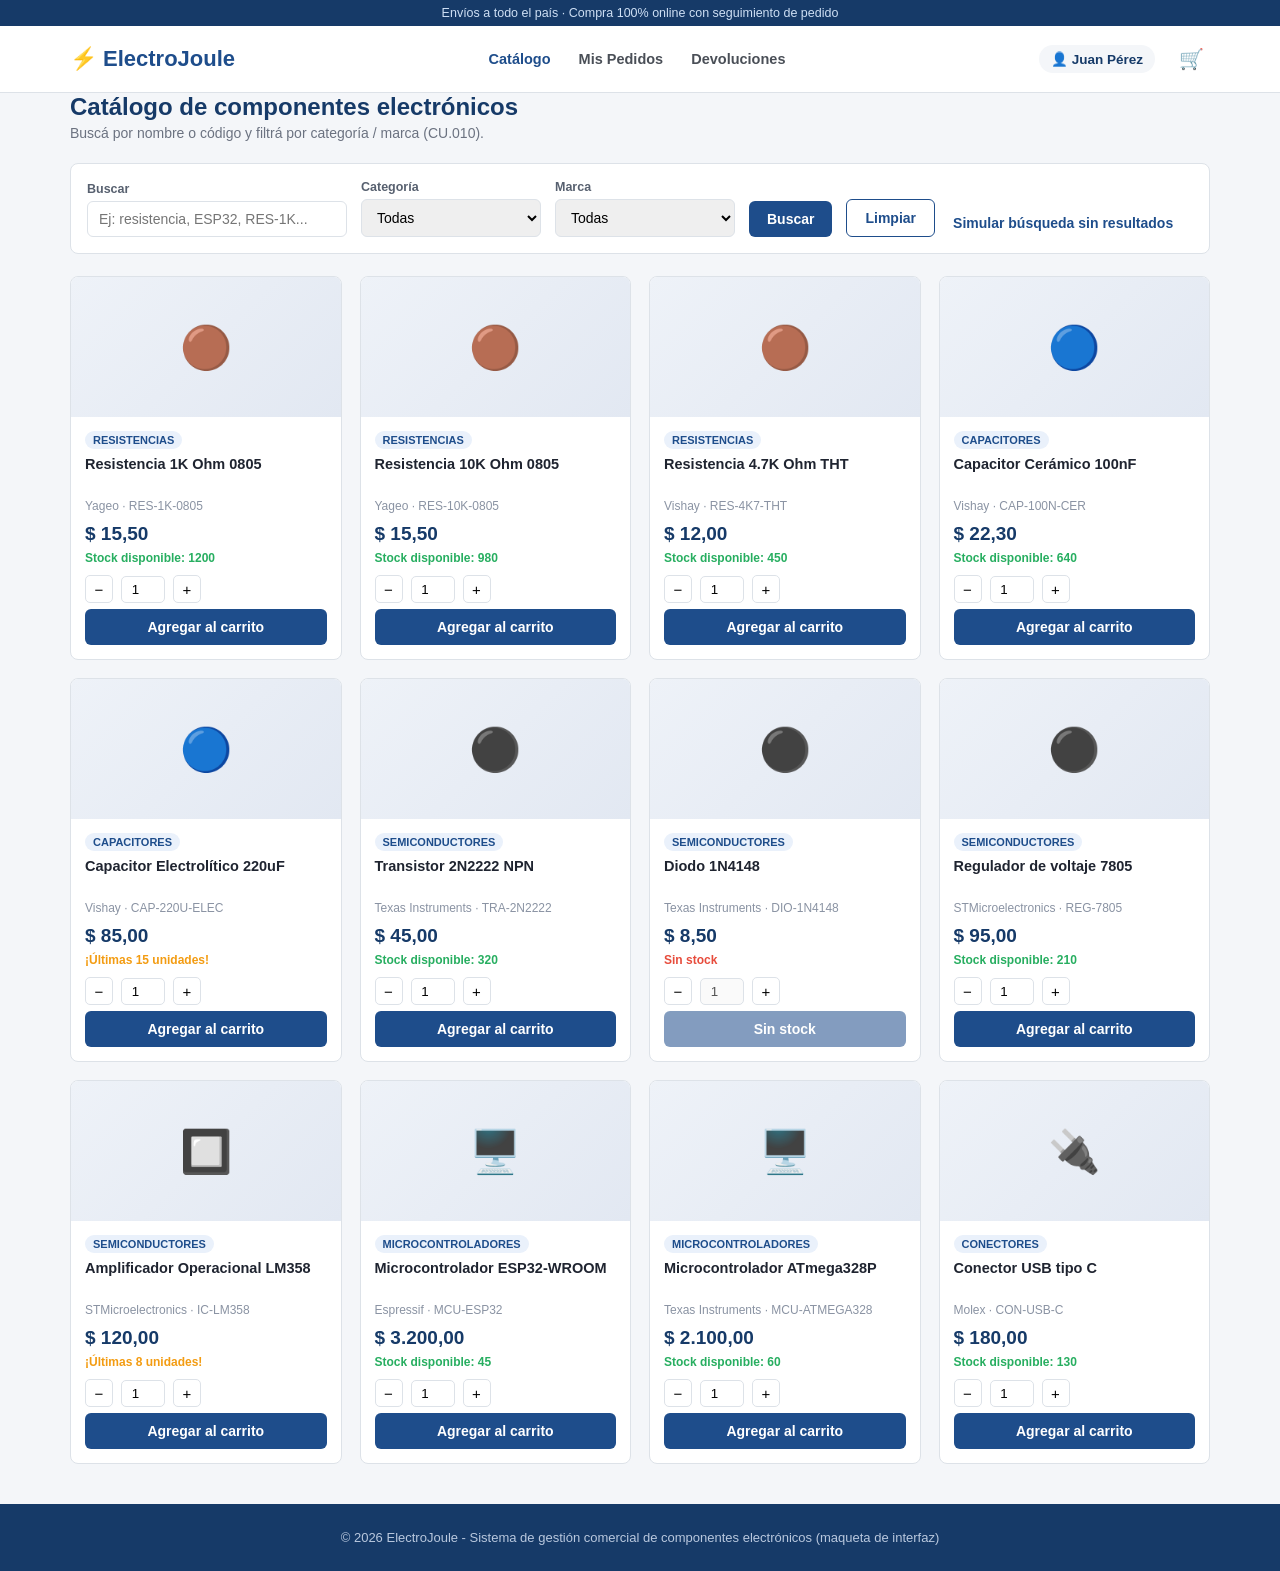
<file: SitioVentas/index.html>
<!DOCTYPE html>
<html lang="es">
<head>
<meta charset="UTF-8">
<meta name="viewport" content="width=device-width, initial-scale=1.0">
<title>Catálogo - ElectroJoule</title>
<link rel="stylesheet" href="css/styles.css">
</head>
<body>

<div class="barra-anuncio">Envíos a todo el país · Compra 100% online con seguimiento de pedido</div>

<header class="navbar">
  <div class="contenedor">
    <a href="index.html" class="logo"><span class="rayo">⚡</span> ElectroJoule</a>
    <nav class="nav-links">
      <a href="index.html" class="activo">Catálogo</a>
      <a href="mis-pedidos.html">Mis Pedidos</a>
      <a href="solicitar-devolucion.html">Devoluciones</a>
    </nav>
    <div class="nav-acciones">
      <span class="usuario-chip">👤 Juan Pérez</span>
      <a href="carrito.html" class="icono-carrito">🛒<span class="badge-carrito">0</span></a>
    </div>
  </div>
</header>

<main class="contenedor">
  <h1 class="titulo-pagina">Catálogo de componentes electrónicos</h1>
  <p class="subtitulo-pagina">Buscá por nombre o código y filtrá por categoría / marca (CU.010).</p>

  <div class="barra-filtros">
    <div class="campo-filtro buscar">
      <label for="txtBuscar">Buscar</label>
      <input type="text" id="txtBuscar" placeholder="Ej: resistencia, ESP32, RES-1K...">
    </div>
    <div class="campo-filtro">
      <label for="cmbCategoria">Categoría</label>
      <select id="cmbCategoria">
        <option value="">Todas</option>
      </select>
    </div>
    <div class="campo-filtro">
      <label for="cmbMarca">Marca</label>
      <select id="cmbMarca">
        <option value="">Todas</option>
      </select>
    </div>
    <button class="btn btn-primario" onclick="filtrarCatalogo()">Buscar</button>
    <button class="btn btn-secundario" onclick="limpiarFiltros()">Limpiar</button>
    <button class="btn btn-texto" onclick="simularSinResultados()">Simular búsqueda sin resultados</button>
  </div>

  <div id="gridProductos" class="grid-productos"></div>

  <div id="estadoVacio" class="estado-vacio oculto">
    <div class="icono">🔍</div>
    <strong>No se encontraron componentes</strong>
    <p>Probá con otro término de búsqueda o quitá los filtros aplicados.</p>
  </div>
</main>

<footer>
  <div class="contenedor">© 2026 ElectroJoule - Sistema de gestión comercial de componentes electrónicos (maqueta de interfaz)</div>
</footer>

<script src="js/mock-data.js"></script>
<script>
  const grid = document.getElementById("gridProductos");
  const estadoVacio = document.getElementById("estadoVacio");
  const cmbCategoria = document.getElementById("cmbCategoria");
  const cmbMarca = document.getElementById("cmbMarca");

  CATEGORIAS.forEach(c => cmbCategoria.innerHTML += `<option value="${c}">${c}</option>`);
  MARCAS.forEach(m => cmbMarca.innerHTML += `<option value="${m}">${m}</option>`);

  function badgeStock(p) {
    if (p.stock === 0) return `<span class="stock-info agotado">Sin stock</span>`;
    if (p.stock <= 20) return `<span class="stock-info bajo">¡Últimas ${p.stock} unidades!</span>`;
    return `<span class="stock-info disponible">Stock disponible: ${p.stock}</span>`;
  }

  function renderizarProductos(lista) {
    grid.innerHTML = "";
    if (lista.length === 0) {
      grid.classList.add("oculto");
      estadoVacio.classList.remove("oculto");
      return;
    }
    grid.classList.remove("oculto");
    estadoVacio.classList.add("oculto");

    lista.forEach(p => {
      const div = document.createElement("div");
      div.className = "tarjeta-producto";
      div.innerHTML = `
        <div class="imagen-producto">${p.icono}</div>
        <div class="cuerpo-producto">
          <span class="categoria-chip">${p.categoria}</span>
          <div class="nombre-producto">${p.nombre}</div>
          <div class="marca-producto">${p.marca} · ${p.codigo}</div>
          <div class="precio-producto">${formatearMoneda(p.precio)}</div>
          ${badgeStock(p)}
          <div class="selector-cantidad">
            <button type="button" onclick="cambiarCantidad('${p.codigo}', -1)">−</button>
            <input type="number" id="cant-${p.codigo}" value="1" min="1" max="${p.stock}" ${p.stock === 0 ? "disabled" : ""}>
            <button type="button" onclick="cambiarCantidad('${p.codigo}', 1)">+</button>
          </div>
          <div class="mensaje-error-campo" id="err-${p.codigo}"></div>
          <button class="btn btn-primario btn-block" ${p.stock === 0 ? "disabled" : ""} onclick="agregarProducto('${p.codigo}')">
            ${p.stock === 0 ? "Sin stock" : "Agregar al carrito"}
          </button>
        </div>`;
      grid.appendChild(div);
    });
  }

  function cambiarCantidad(codigo, delta) {
    const input = document.getElementById(`cant-${codigo}`);
    let val = parseInt(input.value || "1") + delta;
    if (val < 1) val = 1;
    input.value = val;
  }

  function agregarProducto(codigo) {
    const producto = CATALOGO.find(p => p.codigo === codigo);
    const input = document.getElementById(`cant-${codigo}`);
    const err = document.getElementById(`err-${codigo}`);
    const cantidad = parseInt(input.value || "0");

    if (cantidad > producto.stock) {
      err.textContent = `La cantidad solicitada (${cantidad}) supera el stock disponible (${producto.stock}).`;
      err.classList.add("visible");
      return;
    }
    err.classList.remove("visible");
    agregarAlCarrito(codigo, cantidad);

    const boton = event.target;
    const textoOriginal = boton.textContent;
    boton.textContent = "✓ Agregado";
    setTimeout(() => (boton.textContent = textoOriginal), 1200);
  }

  function filtrarCatalogo() {
    const texto = document.getElementById("txtBuscar").value.trim().toLowerCase();
    const categoria = cmbCategoria.value;
    const marca = cmbMarca.value;

    const resultado = CATALOGO.filter(p =>
      (texto === "" || p.nombre.toLowerCase().includes(texto) || p.codigo.toLowerCase().includes(texto)) &&
      (categoria === "" || p.categoria === categoria) &&
      (marca === "" || p.marca === marca)
    );
    renderizarProductos(resultado);
  }

  function limpiarFiltros() {
    document.getElementById("txtBuscar").value = "";
    cmbCategoria.value = "";
    cmbMarca.value = "";
    renderizarProductos(CATALOGO);
  }

  function simularSinResultados() {
    document.getElementById("txtBuscar").value = "componente-inexistente-xyz";
    filtrarCatalogo();
  }

  document.getElementById("txtBuscar").addEventListener("keyup", e => { if (e.key === "Enter") filtrarCatalogo(); });

  renderizarProductos(CATALOGO);
</script>
</body>
</html>
</file>
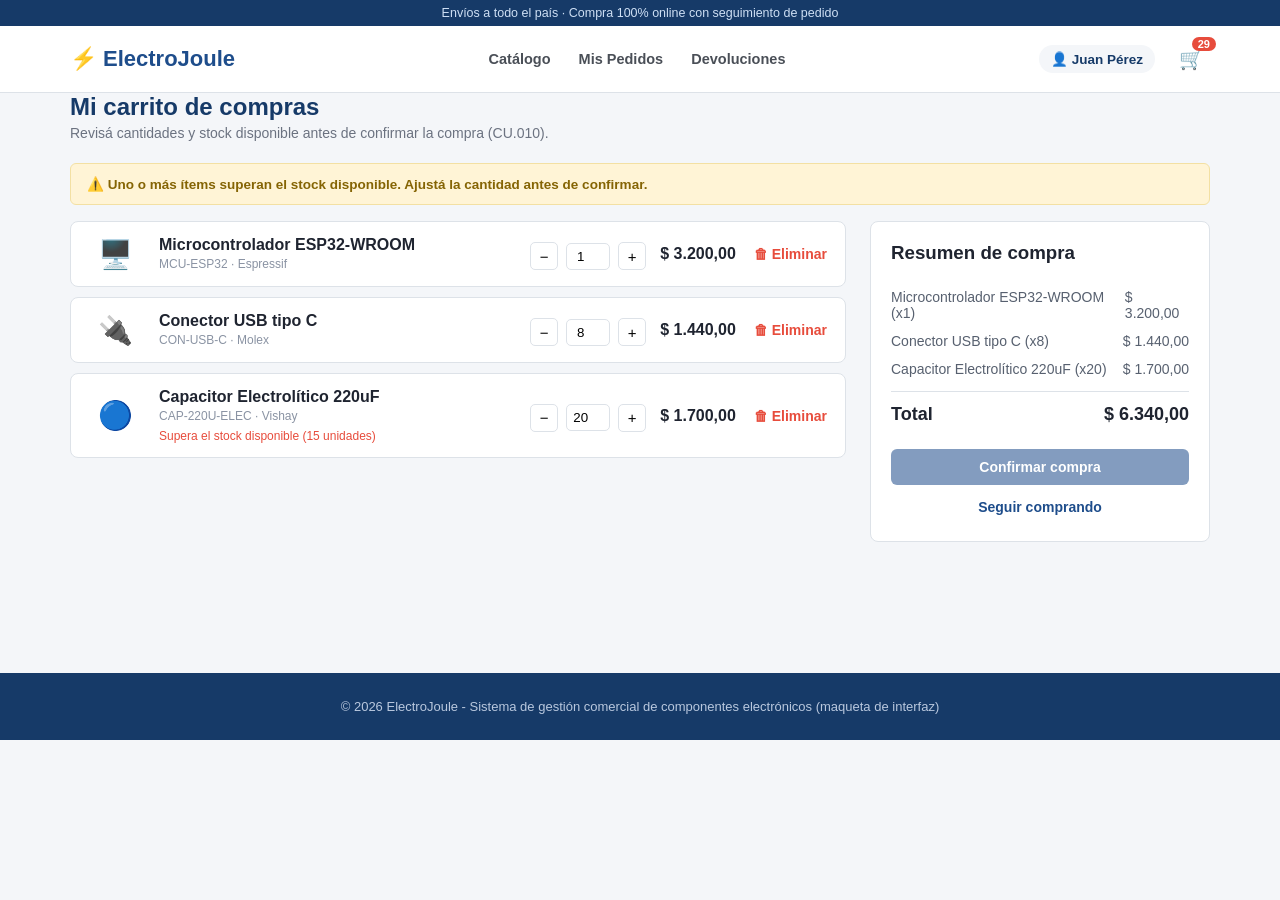
<file: SitioVentas/carrito.html>
<!DOCTYPE html>
<html lang="es">
<head>
<meta charset="UTF-8">
<meta name="viewport" content="width=device-width, initial-scale=1.0">
<title>Carrito - ElectroJoule</title>
<link rel="stylesheet" href="css/styles.css">
</head>
<body>

<div class="barra-anuncio">Envíos a todo el país · Compra 100% online con seguimiento de pedido</div>

<header class="navbar">
  <div class="contenedor">
    <a href="index.html" class="logo"><span class="rayo">⚡</span> ElectroJoule</a>
    <nav class="nav-links">
      <a href="index.html">Catálogo</a>
      <a href="mis-pedidos.html">Mis Pedidos</a>
      <a href="solicitar-devolucion.html">Devoluciones</a>
    </nav>
    <div class="nav-acciones">
      <span class="usuario-chip">👤 Juan Pérez</span>
      <a href="carrito.html" class="icono-carrito">🛒<span class="badge-carrito">0</span></a>
    </div>
  </div>
</header>

<main class="contenedor">
  <h1 class="titulo-pagina">Mi carrito de compras</h1>
  <p class="subtitulo-pagina">Revisá cantidades y stock disponible antes de confirmar la compra (CU.010).</p>

  <div id="alertaStock" class="alerta alerta-advertencia oculto">
    ⚠️ Uno o más ítems superan el stock disponible. Ajustá la cantidad antes de confirmar.
  </div>

  <div class="layout-dos-columnas">
    <div>
      <div id="listaItems"></div>
      <div id="estadoVacio" class="estado-vacio oculto">
        <div class="icono">🛒</div>
        <strong>Tu carrito está vacío</strong>
        <p>Agregá componentes desde el catálogo para verlos aquí.</p>
        <br>
        <a href="index.html" class="btn btn-primario">Ir al catálogo</a>
      </div>
    </div>

    <aside class="resumen-carrito">
      <h3 style="margin-top:0;">Resumen de compra</h3>
      <div id="lineasResumen"></div>
      <div class="linea-resumen total">
        <span>Total</span>
        <span id="totalGeneral">$ 0,00</span>
      </div>
      <br>
      <button class="btn btn-primario btn-block" id="btnConfirmar" onclick="confirmarCompra()">Confirmar compra</button>
      <a href="index.html" class="btn btn-texto btn-block" style="text-align:center; margin-top:8px;">Seguir comprando</a>
    </aside>
  </div>
</main>

<footer>
  <div class="contenedor">© 2026 ElectroJoule - Sistema de gestión comercial de componentes electrónicos (maqueta de interfaz)</div>
</footer>

<script src="js/mock-data.js"></script>
<script>
  // Precarga de ejemplo para que el carrito se vea poblado en la captura de pantalla.
  if (obtenerCarrito().length === 0) {
    guardarCarrito([
      { codigo: "MCU-ESP32", cantidad: 1 },
      { codigo: "CON-USB-C", cantidad: 8 },
      { codigo: "CAP-220U-ELEC", cantidad: 20 },
    ]);
  }

  function renderizarCarrito() {
    const carrito = obtenerCarrito();
    const lista = document.getElementById("listaItems");
    const vacio = document.getElementById("estadoVacio");
    const resumen = document.getElementById("lineasResumen");
    const alertaStock = document.getElementById("alertaStock");
    const btnConfirmar = document.getElementById("btnConfirmar");

    if (carrito.length === 0) {
      lista.classList.add("oculto");
      vacio.classList.remove("oculto");
      resumen.innerHTML = "";
      document.getElementById("totalGeneral").textContent = formatearMoneda(0);
      btnConfirmar.disabled = true;
      alertaStock.classList.add("oculto");
      return;
    }

    lista.classList.remove("oculto");
    vacio.classList.add("oculto");
    lista.innerHTML = "";
    resumen.innerHTML = "";

    let total = 0;
    let haySobreStock = false;

    carrito.forEach((item, idx) => {
      const producto = CATALOGO.find(p => p.codigo === item.codigo);
      const subtotal = producto.precio * item.cantidad;
      total += subtotal;
      const excedeStock = item.cantidad > producto.stock;
      if (excedeStock) haySobreStock = true;

      const div = document.createElement("div");
      div.className = "item-carrito";
      div.innerHTML = `
        <div class="icono-item">${producto.icono}</div>
        <div>
          <strong>${producto.nombre}</strong><br>
          <span style="font-size:12px; color:#8a93a3;">${producto.codigo} · ${producto.marca}</span><br>
          ${excedeStock ? `<span class="mensaje-error-campo visible">Supera el stock disponible (${producto.stock} unidades)</span>` : ""}
        </div>
        <div class="selector-cantidad">
          <button type="button" onclick="cambiarCantidadCarrito(${idx}, -1)">−</button>
          <input type="number" value="${item.cantidad}" min="1" onchange="setCantidadCarrito(${idx}, this.value)">
          <button type="button" onclick="cambiarCantidadCarrito(${idx}, 1)">+</button>
        </div>
        <div style="font-weight:700;">${formatearMoneda(subtotal)}</div>
        <button class="btn btn-texto" style="color:#e74c3c;" onclick="eliminarDelCarrito(${idx})">🗑 Eliminar</button>
      `;
      lista.appendChild(div);

      resumen.innerHTML += `<div class="linea-resumen"><span>${producto.nombre} (x${item.cantidad})</span><span>${formatearMoneda(subtotal)}</span></div>`;
    });

    document.getElementById("totalGeneral").textContent = formatearMoneda(total);
    alertaStock.classList.toggle("oculto", !haySobreStock);
    btnConfirmar.disabled = haySobreStock;
  }

  function cambiarCantidadCarrito(idx, delta) {
    const carrito = obtenerCarrito();
    carrito[idx].cantidad = Math.max(1, carrito[idx].cantidad + delta);
    guardarCarrito(carrito);
    renderizarCarrito();
  }

  function setCantidadCarrito(idx, valor) {
    const carrito = obtenerCarrito();
    carrito[idx].cantidad = Math.max(1, parseInt(valor) || 1);
    guardarCarrito(carrito);
    renderizarCarrito();
  }

  function eliminarDelCarrito(idx) {
    const carrito = obtenerCarrito();
    carrito.splice(idx, 1);
    guardarCarrito(carrito);
    renderizarCarrito();
  }

  function confirmarCompra() {
    window.location.href = "checkout.html";
  }

  renderizarCarrito();
</script>
</body>
</html>
</file>
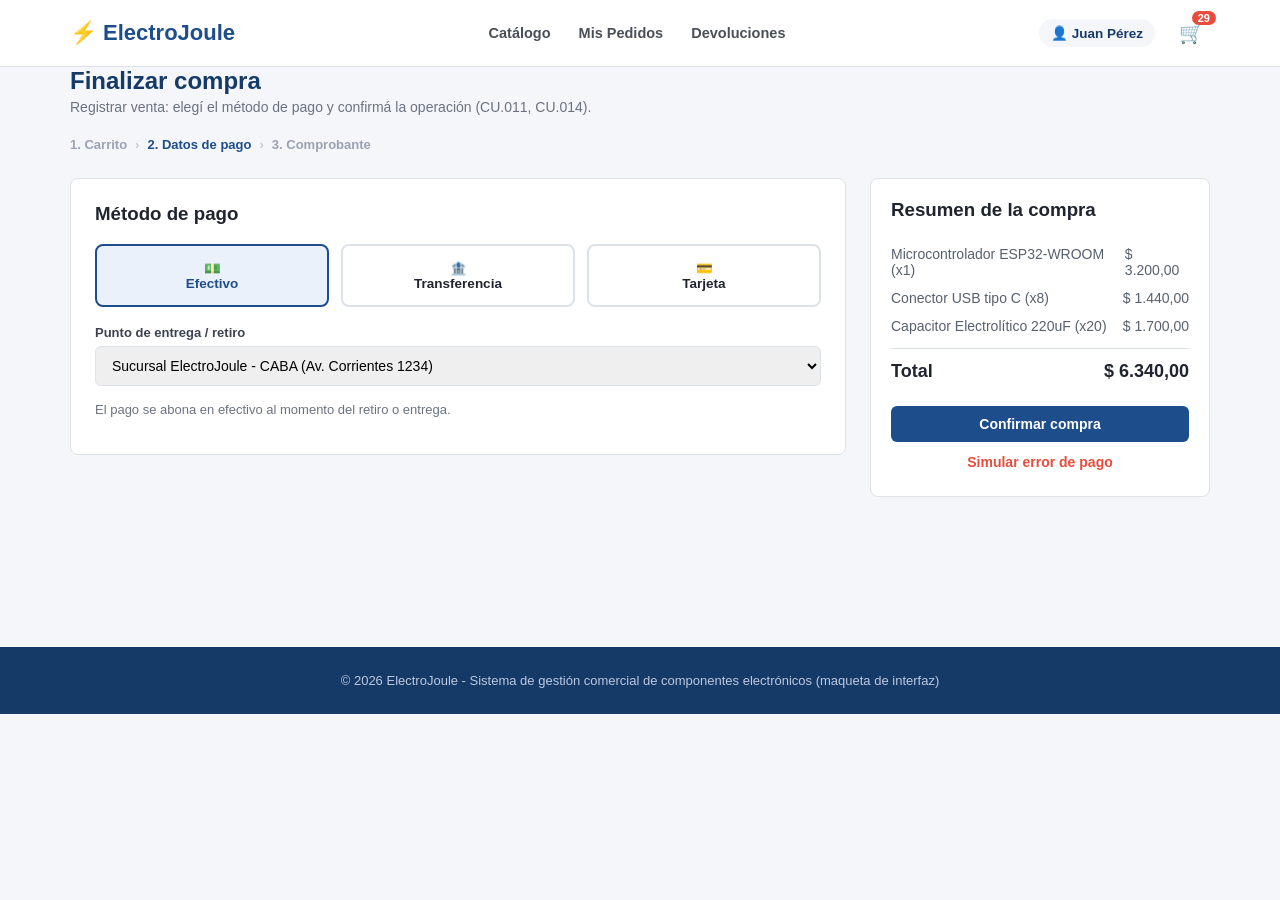
<file: SitioVentas/checkout.html>
<!DOCTYPE html>
<html lang="es">
<head>
<meta charset="UTF-8">
<meta name="viewport" content="width=device-width, initial-scale=1.0">
<title>Checkout - ElectroJoule</title>
<link rel="stylesheet" href="css/styles.css">
</head>
<body>

<header class="navbar">
  <div class="contenedor">
    <a href="index.html" class="logo"><span class="rayo">⚡</span> ElectroJoule</a>
    <nav class="nav-links">
      <a href="index.html">Catálogo</a>
      <a href="mis-pedidos.html">Mis Pedidos</a>
      <a href="solicitar-devolucion.html">Devoluciones</a>
    </nav>
    <div class="nav-acciones">
      <span class="usuario-chip">👤 Juan Pérez</span>
      <a href="carrito.html" class="icono-carrito">🛒<span class="badge-carrito">0</span></a>
    </div>
  </div>
</header>

<main class="contenedor">
  <h1 class="titulo-pagina">Finalizar compra</h1>
  <p class="subtitulo-pagina">Registrar venta: elegí el método de pago y confirmá la operación (CU.011, CU.014).</p>

  <div class="pasos-checkout">
    <span class="paso">1. Carrito</span>
    <span class="paso activo">2. Datos de pago</span>
    <span class="paso">3. Comprobante</span>
  </div>

  <div id="alertaError" class="alerta alerta-error oculto">
    ✕ No se pudo procesar el pago. Verificá los datos ingresados e intentá nuevamente.
  </div>

  <div class="layout-dos-columnas">
    <div>
      <div class="tarjeta-form">
        <h3 style="margin-top:0;">Método de pago</h3>
        <div class="opciones-pago">
          <div class="opcion-pago seleccionada" data-metodo="efectivo" onclick="seleccionarMetodo('efectivo')">💵<br>Efectivo</div>
          <div class="opcion-pago" data-metodo="transferencia" onclick="seleccionarMetodo('transferencia')">🏦<br>Transferencia</div>
          <div class="opcion-pago" data-metodo="tarjeta" onclick="seleccionarMetodo('tarjeta')">💳<br>Tarjeta</div>
        </div>

        <div id="formEfectivo" class="form-metodo">
          <div class="campo-form">
            <label>Punto de entrega / retiro</label>
            <select>
              <option>Sucursal ElectroJoule - CABA (Av. Corrientes 1234)</option>
              <option>Sucursal ElectroJoule - La Plata</option>
            </select>
          </div>
          <p style="font-size:13px; color:#6b7280;">El pago se abona en efectivo al momento del retiro o entrega.</p>
        </div>

        <div id="formTransferencia" class="form-metodo oculto">
          <div class="campo-form">
            <label>CBU / Alias de destino</label>
            <input type="text" value="electrojoule.ventas" readonly>
          </div>
          <div class="campo-form">
            <label>N° de comprobante de transferencia *</label>
            <input type="text" id="txtComprobanteTransf" placeholder="Ej: 000123456789">
            <div class="mensaje-error-campo" id="errComprobanteTransf">Debe ingresar el número de comprobante.</div>
          </div>
        </div>

        <div id="formTarjeta" class="form-metodo oculto">
          <div class="campo-form">
            <label>Número de tarjeta *</label>
            <input type="text" id="txtNumeroTarjeta" placeholder="0000 0000 0000 0000" maxlength="19">
            <div class="mensaje-error-campo" id="errNumeroTarjeta">Ingrese un número de tarjeta válido (16 dígitos).</div>
          </div>
          <div class="campo-form">
            <label>Nombre del titular *</label>
            <input type="text" id="txtTitular" placeholder="Como figura en la tarjeta">
          </div>
          <div style="display:flex; gap:14px;">
            <div class="campo-form" style="flex:1;">
              <label>Vencimiento *</label>
              <input type="text" id="txtVencimiento" placeholder="MM/AA">
            </div>
            <div class="campo-form" style="flex:1;">
              <label>CVV *</label>
              <input type="text" id="txtCvv" placeholder="123" maxlength="4">
            </div>
          </div>
        </div>
      </div>
    </div>

    <aside class="resumen-carrito">
      <h3 style="margin-top:0;">Resumen de la compra</h3>
      <div id="lineasResumen"></div>
      <div class="linea-resumen total">
        <span>Total</span>
        <span id="totalGeneral">$ 0,00</span>
      </div>
      <br>
      <button class="btn btn-primario btn-block" onclick="confirmarPago()">Confirmar compra</button>
      <button class="btn btn-texto btn-block" style="margin-top:6px; color:#e74c3c;" onclick="simularError()">Simular error de pago</button>
    </aside>
  </div>
</main>

<footer>
  <div class="contenedor">© 2026 ElectroJoule - Sistema de gestión comercial de componentes electrónicos (maqueta de interfaz)</div>
</footer>

<script src="js/mock-data.js"></script>
<script>
  if (obtenerCarrito().length === 0) {
    guardarCarrito([
      { codigo: "MCU-ESP32", cantidad: 1 },
      { codigo: "CON-USB-C", cantidad: 8 },
    ]);
  }

  function renderizarResumen() {
    const carrito = obtenerCarrito();
    const resumen = document.getElementById("lineasResumen");
    resumen.innerHTML = "";
    let total = 0;
    carrito.forEach(item => {
      const producto = CATALOGO.find(p => p.codigo === item.codigo);
      const subtotal = producto.precio * item.cantidad;
      total += subtotal;
      resumen.innerHTML += `<div class="linea-resumen"><span>${producto.nombre} (x${item.cantidad})</span><span>${formatearMoneda(subtotal)}</span></div>`;
    });
    document.getElementById("totalGeneral").textContent = formatearMoneda(total);
  }

  function seleccionarMetodo(metodo) {
    document.querySelectorAll(".opcion-pago").forEach(el => el.classList.toggle("seleccionada", el.dataset.metodo === metodo));
    document.getElementById("formEfectivo").classList.toggle("oculto", metodo !== "efectivo");
    document.getElementById("formTransferencia").classList.toggle("oculto", metodo !== "transferencia");
    document.getElementById("formTarjeta").classList.toggle("oculto", metodo !== "tarjeta");
    document.getElementById("alertaError").classList.add("oculto");
  }

  function metodoActual() {
    return document.querySelector(".opcion-pago.seleccionada").dataset.metodo;
  }

  function confirmarPago() {
    document.getElementById("alertaError").classList.add("oculto");
    const metodo = metodoActual();
    let valido = true;

    if (metodo === "transferencia") {
      const ok = document.getElementById("txtComprobanteTransf").value.trim() !== "";
      document.getElementById("errComprobanteTransf").classList.toggle("visible", !ok);
      valido = valido && ok;
    }
    if (metodo === "tarjeta") {
      const numOk = document.getElementById("txtNumeroTarjeta").value.replace(/\s/g, "").length >= 16;
      document.getElementById("errNumeroTarjeta").classList.toggle("visible", !numOk);
      valido = valido && numOk;
    }

    if (!valido) {
      document.getElementById("alertaError").textContent = "✕ Complete los datos requeridos para el método de pago seleccionado.";
      document.getElementById("alertaError").classList.remove("oculto");
      return;
    }

    localStorage.setItem("ej_ultimo_metodo_pago", metodo);
    window.location.href = "comprobante.html";
  }

  function simularError() {
    document.getElementById("alertaError").textContent = "✕ No se pudo procesar el pago. El medio de pago rechazó la operación. Intente nuevamente o elija otro método.";
    document.getElementById("alertaError").classList.remove("oculto");
  }

  renderizarResumen();
</script>
</body>
</html>
</file>
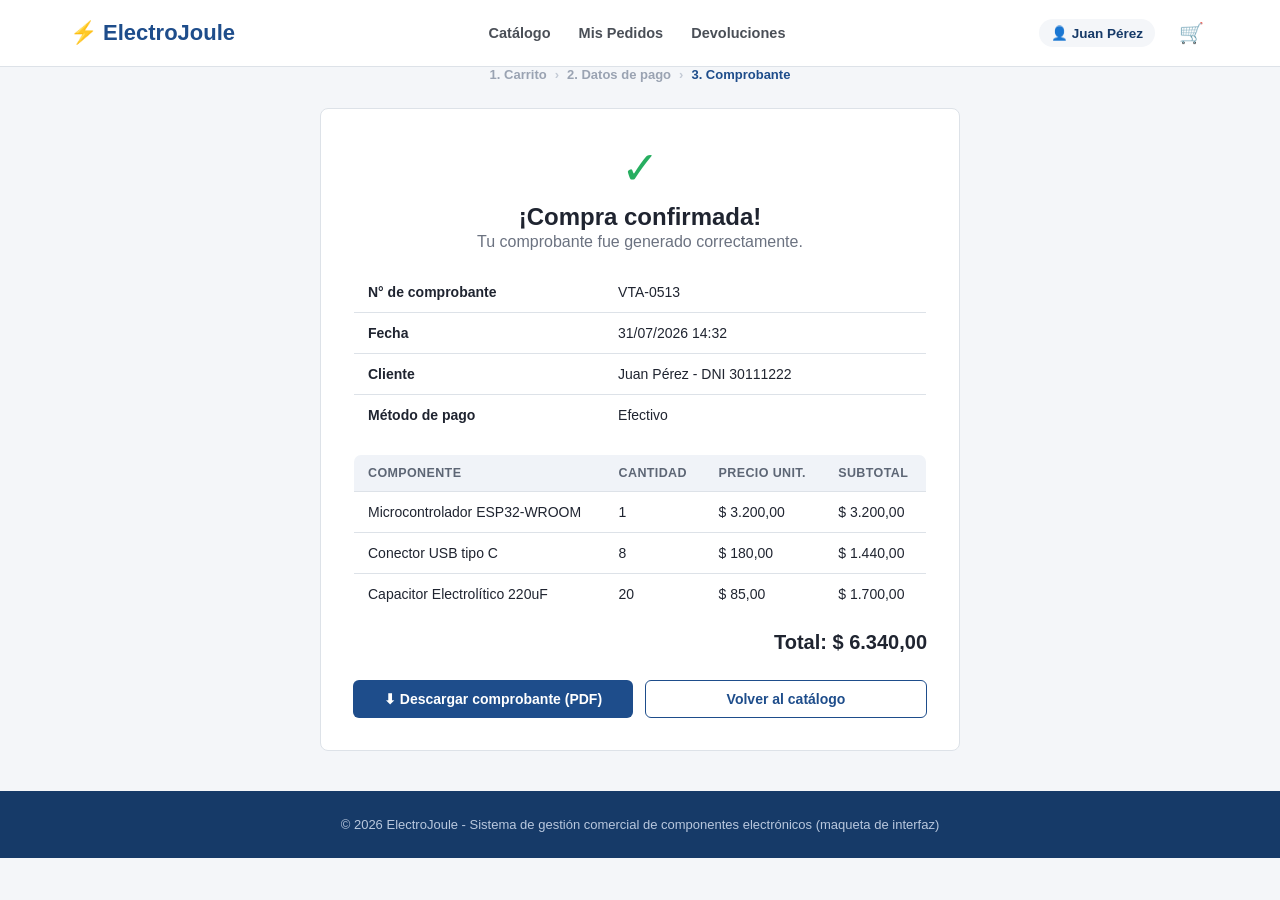
<file: SitioVentas/comprobante.html>
<!DOCTYPE html>
<html lang="es">
<head>
<meta charset="UTF-8">
<meta name="viewport" content="width=device-width, initial-scale=1.0">
<title>Comprobante - ElectroJoule</title>
<link rel="stylesheet" href="css/styles.css">
</head>
<body>

<header class="navbar">
  <div class="contenedor">
    <a href="index.html" class="logo"><span class="rayo">⚡</span> ElectroJoule</a>
    <nav class="nav-links">
      <a href="index.html">Catálogo</a>
      <a href="mis-pedidos.html">Mis Pedidos</a>
      <a href="solicitar-devolucion.html">Devoluciones</a>
    </nav>
    <div class="nav-acciones">
      <span class="usuario-chip">👤 Juan Pérez</span>
      <a href="carrito.html" class="icono-carrito">🛒<span class="badge-carrito">0</span></a>
    </div>
  </div>
</header>

<main class="contenedor">
  <div class="pasos-checkout" style="justify-content:center; display:flex;">
    <span class="paso">1. Carrito</span>
    <span class="paso">2. Datos de pago</span>
    <span class="paso activo">3. Comprobante</span>
  </div>

  <div class="comprobante">
    <div class="encabezado-comprobante">
      <div class="check-exito">✓</div>
      <h2 style="margin:8px 0 2px;">¡Compra confirmada!</h2>
      <p style="color:#6b7280; margin:0;">Tu comprobante fue generado correctamente.</p>
    </div>

    <table class="tabla-datos" style="margin-bottom:18px;">
      <tbody>
        <tr><td><strong>N° de comprobante</strong></td><td id="numeroComprobante">VTA-0513</td></tr>
        <tr><td><strong>Fecha</strong></td><td id="fechaComprobante">31/07/2026 14:32</td></tr>
        <tr><td><strong>Cliente</strong></td><td>Juan Pérez - DNI 30111222</td></tr>
        <tr><td><strong>Método de pago</strong></td><td id="metodoComprobante">Efectivo</td></tr>
      </tbody>
    </table>

    <table class="tabla-datos" id="tablaItemsComprobante">
      <thead><tr><th>Componente</th><th>Cantidad</th><th>Precio unit.</th><th>Subtotal</th></tr></thead>
      <tbody id="cuerpoItemsComprobante"></tbody>
    </table>

    <div style="text-align:right; margin-top:16px; font-size:20px; font-weight:800; color:#1f2430;">
      Total: <span id="totalComprobante">$ 0,00</span>
    </div>

    <div style="display:flex; gap:12px; margin-top:26px;">
      <button class="btn btn-primario" style="flex:1;" onclick="descargarComprobante()">⬇ Descargar comprobante (PDF)</button>
      <a href="index.html" class="btn btn-secundario" style="flex:1; text-align:center;">Volver al catálogo</a>
    </div>
  </div>
</main>

<footer>
  <div class="contenedor">© 2026 ElectroJoule - Sistema de gestión comercial de componentes electrónicos (maqueta de interfaz)</div>
</footer>

<script src="js/mock-data.js"></script>
<script>
  const metodos = { efectivo: "Efectivo", transferencia: "Transferencia bancaria", tarjeta: "Tarjeta de crédito/débito" };
  const metodo = localStorage.getItem("ej_ultimo_metodo_pago") || "efectivo";
  document.getElementById("metodoComprobante").textContent = metodos[metodo] || "Efectivo";

  let carrito = obtenerCarrito();
  if (carrito.length === 0) {
    carrito = [{ codigo: "MCU-ESP32", cantidad: 1 }, { codigo: "CON-USB-C", cantidad: 8 }];
  }

  const cuerpo = document.getElementById("cuerpoItemsComprobante");
  let total = 0;
  carrito.forEach(item => {
    const producto = CATALOGO.find(p => p.codigo === item.codigo);
    const subtotal = producto.precio * item.cantidad;
    total += subtotal;
    cuerpo.innerHTML += `<tr><td>${producto.nombre}</td><td>${item.cantidad}</td><td>${formatearMoneda(producto.precio)}</td><td>${formatearMoneda(subtotal)}</td></tr>`;
  });
  document.getElementById("totalComprobante").textContent = formatearMoneda(total);

  function descargarComprobante() {
    alert("Descargando comprobante VTA-0513.pdf (simulado - maqueta visual).");
  }

  // Vaciar el carrito luego de una compra confirmada.
  guardarCarrito([]);
</script>
</body>
</html>
</file>
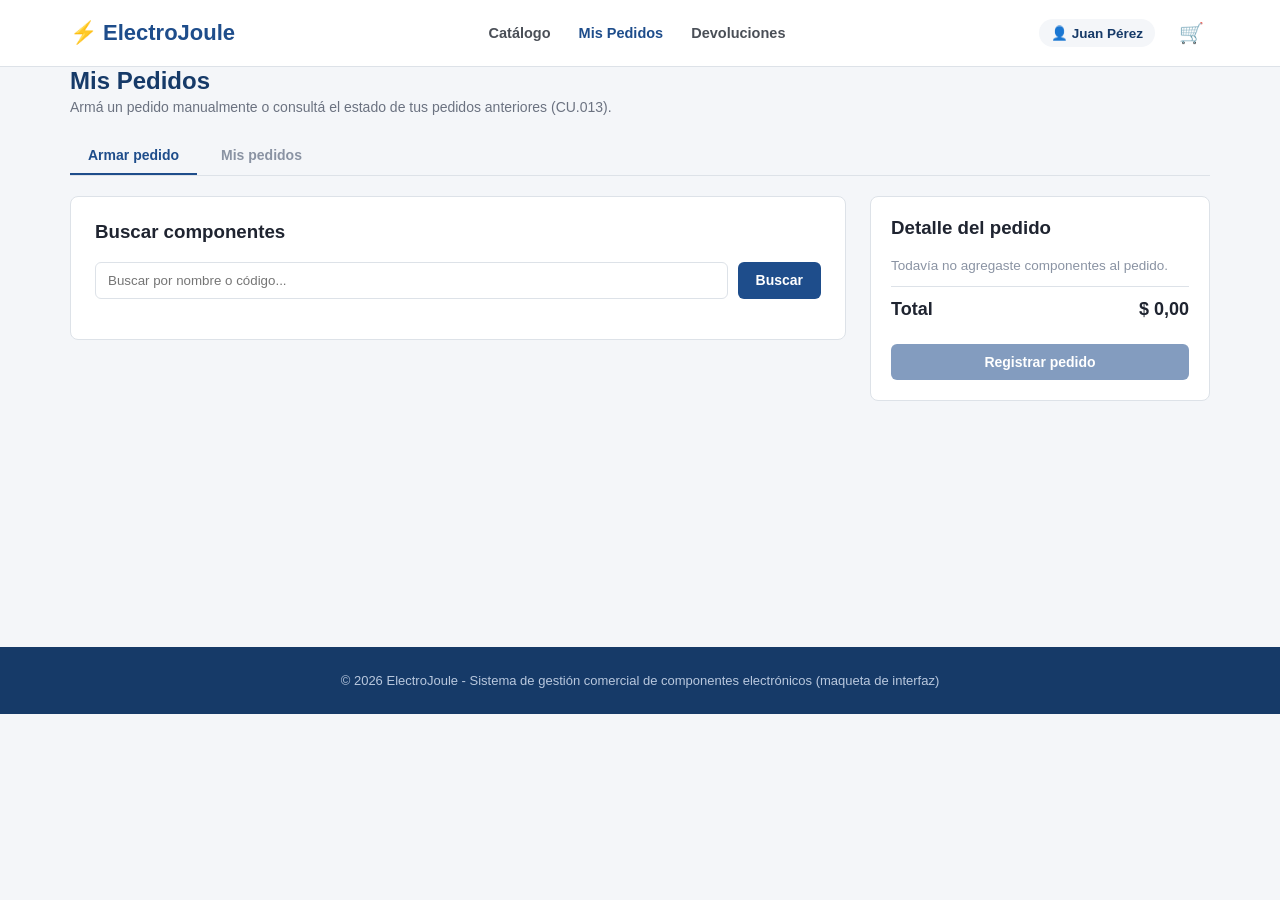
<file: SitioVentas/mis-pedidos.html>
<!DOCTYPE html>
<html lang="es">
<head>
<meta charset="UTF-8">
<meta name="viewport" content="width=device-width, initial-scale=1.0">
<title>Mis Pedidos - ElectroJoule</title>
<link rel="stylesheet" href="css/styles.css">
</head>
<body>

<header class="navbar">
  <div class="contenedor">
    <a href="index.html" class="logo"><span class="rayo">⚡</span> ElectroJoule</a>
    <nav class="nav-links">
      <a href="index.html">Catálogo</a>
      <a href="mis-pedidos.html" class="activo">Mis Pedidos</a>
      <a href="solicitar-devolucion.html">Devoluciones</a>
    </nav>
    <div class="nav-acciones">
      <span class="usuario-chip">👤 Juan Pérez</span>
      <a href="carrito.html" class="icono-carrito">🛒<span class="badge-carrito">0</span></a>
    </div>
  </div>
</header>

<main class="contenedor">
  <h1 class="titulo-pagina">Mis Pedidos</h1>
  <p class="subtitulo-pagina">Armá un pedido manualmente o consultá el estado de tus pedidos anteriores (CU.013).</p>

  <div class="tabs">
    <div class="tab-btn activo" data-tab="armar" onclick="mostrarTab('armar')">Armar pedido</div>
    <div class="tab-btn" data-tab="listado" onclick="mostrarTab('listado')">Mis pedidos</div>
  </div>

  <section id="tabArmar">
    <div class="layout-dos-columnas">
      <div>
        <div class="tarjeta-form">
          <h3 style="margin-top:0;">Buscar componentes</h3>
          <div style="display:flex; gap:10px; margin-bottom:16px;">
            <input type="text" id="txtBuscarPedido" placeholder="Buscar por nombre o código..." style="flex:1; padding:10px 12px; border:1px solid var(--gris-borde); border-radius:6px;">
            <button class="btn btn-primario" onclick="buscarComponentesPedido()">Buscar</button>
          </div>
          <div id="resultadosPedido"></div>
          <div id="estadoVacioPedido" class="estado-vacio oculto">
            <div class="icono">🔍</div>
            No se encontraron componentes para el término ingresado.
          </div>
        </div>
      </div>

      <aside class="resumen-carrito">
        <h3 style="margin-top:0;">Detalle del pedido</h3>
        <div id="lineasPedido">
          <p style="color:#8a93a3; font-size:13.5px;">Todavía no agregaste componentes al pedido.</p>
        </div>
        <div class="linea-resumen total">
          <span>Total</span>
          <span id="totalPedido">$ 0,00</span>
        </div>
        <br>
        <div id="alertaPedido" class="alerta alerta-exito oculto">✓ Pedido registrado correctamente. Podés ver su estado en la solapa "Mis pedidos".</div>
        <button class="btn btn-primario btn-block" id="btnRegistrarPedido" onclick="registrarPedido()" disabled>Registrar pedido</button>
      </aside>
    </div>
  </section>

  <section id="tabListado" class="oculto">
    <table class="tabla-datos">
      <thead>
        <tr><th>N° Pedido</th><th>Fecha</th><th>Componentes</th><th>Total</th><th>Estado</th></tr>
      </thead>
      <tbody id="cuerpoListadoPedidos"></tbody>
    </table>
    <div id="estadoVacioListado" class="estado-vacio oculto">
      <div class="icono">📦</div>
      Todavía no realizaste ningún pedido.
    </div>
  </section>
</main>

<footer>
  <div class="contenedor">© 2026 ElectroJoule - Sistema de gestión comercial de componentes electrónicos (maqueta de interfaz)</div>
</footer>

<script src="js/mock-data.js"></script>
<script>
  function mostrarTab(tab) {
    document.querySelectorAll(".tab-btn").forEach(b => b.classList.toggle("activo", b.dataset.tab === tab));
    document.getElementById("tabArmar").classList.toggle("oculto", tab !== "armar");
    document.getElementById("tabListado").classList.toggle("oculto", tab !== "listado");
  }

  let pedidoActual = [];

  function buscarComponentesPedido() {
    const texto = document.getElementById("txtBuscarPedido").value.trim().toLowerCase();
    const resultados = document.getElementById("resultadosPedido");
    const vacio = document.getElementById("estadoVacioPedido");
    const lista = texto === "" ? [] : CATALOGO.filter(p => p.nombre.toLowerCase().includes(texto) || p.codigo.toLowerCase().includes(texto));

    resultados.innerHTML = "";
    if (texto !== "" && lista.length === 0) {
      resultados.classList.add("oculto");
      vacio.classList.remove("oculto");
      return;
    }
    resultados.classList.remove("oculto");
    vacio.classList.add("oculto");

    lista.forEach(p => {
      const div = document.createElement("div");
      div.className = "item-carrito";
      div.style.gridTemplateColumns = "50px 1fr auto auto";
      div.innerHTML = `
        <div class="icono-item">${p.icono}</div>
        <div><strong>${p.nombre}</strong><br><span style="font-size:12px; color:#8a93a3;">${p.codigo} · Stock: ${p.stock}</span></div>
        <input type="number" value="1" min="1" max="${p.stock}" style="width:60px; padding:6px; border:1px solid var(--gris-borde); border-radius:5px;" id="cant-ped-${p.codigo}">
        <button class="btn btn-secundario" onclick="agregarAlPedido('${p.codigo}')">Agregar</button>
      `;
      resultados.appendChild(div);
    });
  }

  function agregarAlPedido(codigo) {
    const producto = CATALOGO.find(p => p.codigo === codigo);
    const cantidad = parseInt(document.getElementById(`cant-ped-${codigo}`).value || "1");
    const existente = pedidoActual.find(i => i.codigo === codigo);
    if (existente) existente.cantidad += cantidad;
    else pedidoActual.push({ codigo, cantidad });
    renderizarPedido();
  }

  function quitarDelPedido(idx) {
    pedidoActual.splice(idx, 1);
    renderizarPedido();
  }

  function renderizarPedido() {
    const cont = document.getElementById("lineasPedido");
    const btn = document.getElementById("btnRegistrarPedido");
    if (pedidoActual.length === 0) {
      cont.innerHTML = `<p style="color:#8a93a3; font-size:13.5px;">Todavía no agregaste componentes al pedido.</p>`;
      document.getElementById("totalPedido").textContent = formatearMoneda(0);
      btn.disabled = true;
      return;
    }
    cont.innerHTML = "";
    let total = 0;
    pedidoActual.forEach((item, idx) => {
      const producto = CATALOGO.find(p => p.codigo === item.codigo);
      const subtotal = producto.precio * item.cantidad;
      total += subtotal;
      cont.innerHTML += `<div class="linea-resumen"><span>${producto.nombre} (x${item.cantidad}) <a href="#" onclick="quitarDelPedido(${idx}); return false;" style="color:#e74c3c;">✕</a></span><span>${formatearMoneda(subtotal)}</span></div>`;
    });
    document.getElementById("totalPedido").textContent = formatearMoneda(total);
    btn.disabled = false;
  }

  function registrarPedido() {
    document.getElementById("alertaPedido").classList.remove("oculto");
    pedidoActual = [];
    renderizarPedido();
    document.getElementById("resultadosPedido").innerHTML = "";
    document.getElementById("txtBuscarPedido").value = "";
  }

  const badgesEstado = {
    "Pendiente": "badge-pendiente", "Confirmado": "badge-confirmado", "En preparación": "badge-preparacion",
    "Despachado": "badge-despachado", "Entregado": "badge-entregado", "Cancelado": "badge-cancelado"
  };

  function renderizarListadoPedidos() {
    const cuerpo = document.getElementById("cuerpoListadoPedidos");
    const tabla = cuerpo.closest("table");
    const vacio = document.getElementById("estadoVacioListado");
    if (MIS_PEDIDOS.length === 0) {
      tabla.classList.add("oculto");
      vacio.classList.remove("oculto");
      return;
    }
    MIS_PEDIDOS.forEach(p => {
      cuerpo.innerHTML += `<tr>
        <td>${p.numero}</td><td>${p.fecha}</td>
        <td>${p.items.map(i => `${i.componente} (x${i.cantidad})`).join(", ")}</td>
        <td>${formatearMoneda(p.total)}</td>
        <td><span class="badge-estado ${badgesEstado[p.estado]}">${p.estado}</span></td>
      </tr>`;
    });
  }

  renderizarListadoPedidos();
</script>
</body>
</html>
</file>
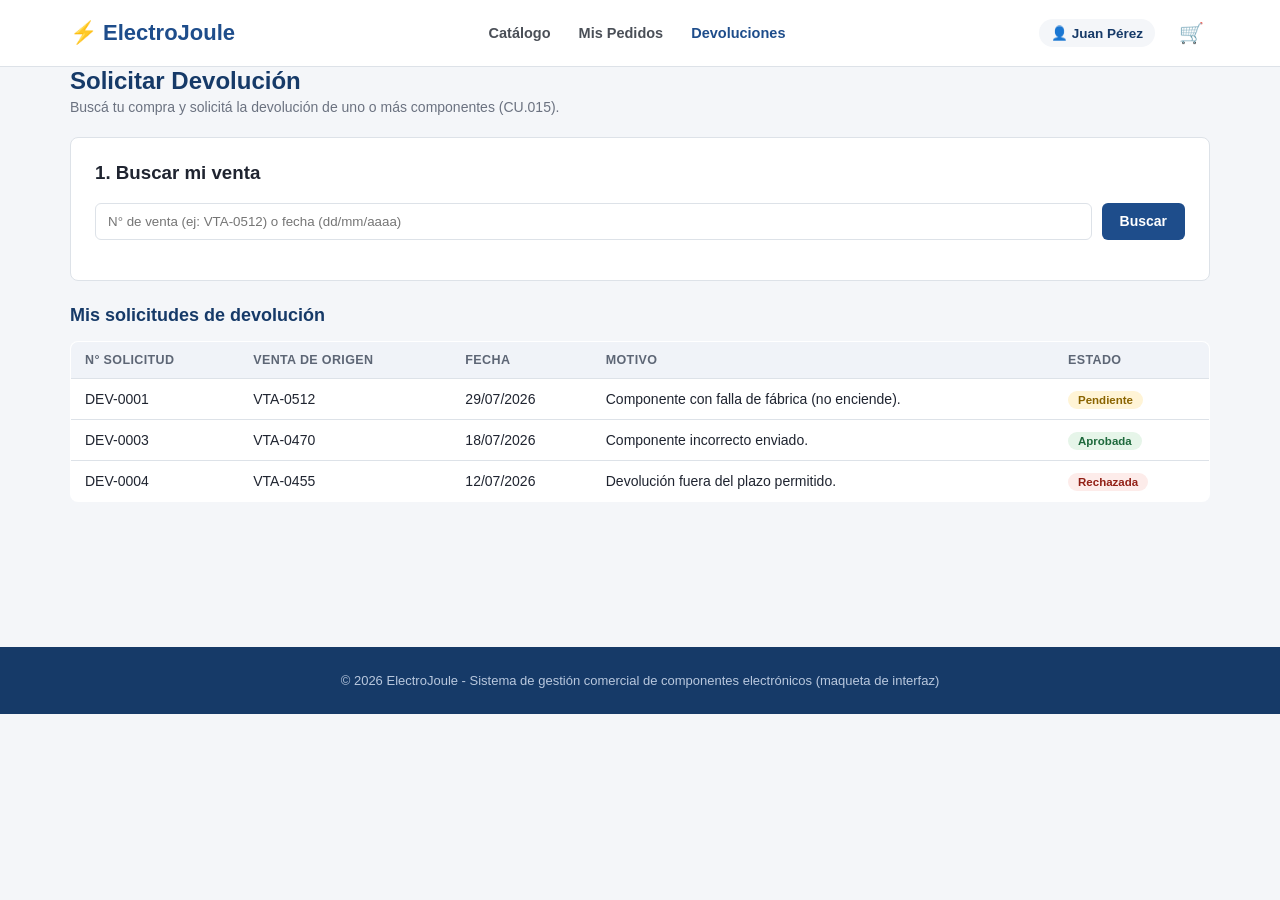
<file: SitioVentas/solicitar-devolucion.html>
<!DOCTYPE html>
<html lang="es">
<head>
<meta charset="UTF-8">
<meta name="viewport" content="width=device-width, initial-scale=1.0">
<title>Solicitar Devolución - ElectroJoule</title>
<link rel="stylesheet" href="css/styles.css">
</head>
<body>

<header class="navbar">
  <div class="contenedor">
    <a href="index.html" class="logo"><span class="rayo">⚡</span> ElectroJoule</a>
    <nav class="nav-links">
      <a href="index.html">Catálogo</a>
      <a href="mis-pedidos.html">Mis Pedidos</a>
      <a href="solicitar-devolucion.html" class="activo">Devoluciones</a>
    </nav>
    <div class="nav-acciones">
      <span class="usuario-chip">👤 Juan Pérez</span>
      <a href="carrito.html" class="icono-carrito">🛒<span class="badge-carrito">0</span></a>
    </div>
  </div>
</header>

<main class="contenedor">
  <h1 class="titulo-pagina">Solicitar Devolución</h1>
  <p class="subtitulo-pagina">Buscá tu compra y solicitá la devolución de uno o más componentes (CU.015).</p>

  <div class="tarjeta-form" style="margin-bottom: 24px;">
    <h3 style="margin-top:0;">1. Buscar mi venta</h3>
    <div style="display:flex; gap:10px;">
      <input type="text" id="txtBuscarVenta" placeholder="N° de venta (ej: VTA-0512) o fecha (dd/mm/aaaa)" style="flex:1; padding:10px 12px; border:1px solid var(--gris-borde); border-radius:6px;">
      <button class="btn btn-primario" onclick="buscarVenta()">Buscar</button>
    </div>
    <div id="resultadosVenta" style="margin-top:16px;"></div>
    <div id="estadoVacioVenta" class="estado-vacio oculto">
      <div class="icono">🧾</div>
      No se encontró ninguna venta propia con ese número o fecha.
    </div>
  </div>

  <div class="tarjeta-form oculto" id="formSolicitud" style="margin-bottom: 24px;">
    <h3 style="margin-top:0;">2. Datos de la devolución</h3>
    <p id="ventaSeleccionadaTexto" style="font-weight:600;"></p>
    <div id="componentesVentaSeleccionada"></div>
    <div class="campo-form" style="margin-top:14px;">
      <label>Motivo de la devolución *</label>
      <textarea id="txtMotivo" rows="3" placeholder="Describí el motivo (falla, error en el envío, etc.)"></textarea>
      <div class="mensaje-error-campo" id="errMotivo">Debe indicar un motivo para la devolución.</div>
    </div>
    <div id="alertaSolicitud" class="alerta alerta-exito oculto">✓ Tu solicitud de devolución fue registrada y quedó en estado Pendiente.</div>
    <button class="btn btn-primario" onclick="enviarSolicitud()">Enviar solicitud</button>
  </div>

  <h2 style="font-size:18px; color:var(--azul-oscuro);">Mis solicitudes de devolución</h2>
  <table class="tabla-datos">
    <thead><tr><th>N° Solicitud</th><th>Venta de origen</th><th>Fecha</th><th>Motivo</th><th>Estado</th></tr></thead>
    <tbody id="cuerpoDevoluciones"></tbody>
  </table>
</main>

<footer>
  <div class="contenedor">© 2026 ElectroJoule - Sistema de gestión comercial de componentes electrónicos (maqueta de interfaz)</div>
</footer>

<script src="js/mock-data.js"></script>
<script>
  let ventaSeleccionada = null;
  const componentesSeleccionados = {};

  function buscarVenta() {
    const texto = document.getElementById("txtBuscarVenta").value.trim().toLowerCase();
    const cont = document.getElementById("resultadosVenta");
    const vacio = document.getElementById("estadoVacioVenta");
    cont.innerHTML = "";
    document.getElementById("formSolicitud").classList.add("oculto");

    if (texto === "") return;

    const resultados = MIS_VENTAS.filter(v => v.numero.toLowerCase().includes(texto) || v.fecha.includes(texto));
    if (resultados.length === 0) {
      vacio.classList.remove("oculto");
      return;
    }
    vacio.classList.add("oculto");

    resultados.forEach(v => {
      const div = document.createElement("div");
      div.className = "item-carrito";
      div.style.gridTemplateColumns = "50px 1fr auto";
      div.innerHTML = `
        <div class="icono-item">🧾</div>
        <div><strong>${v.numero}</strong> - ${v.fecha}<br><span style="font-size:12px; color:#8a93a3;">${v.items.map(i => `${i.componente} (x${i.cantidad})`).join(", ")} · Total ${formatearMoneda(v.total)}</span></div>
        <button class="btn btn-secundario" onclick='seleccionarVenta("${v.numero}")'>Seleccionar</button>
      `;
      cont.appendChild(div);
    });
  }

  function seleccionarVenta(numero) {
    ventaSeleccionada = MIS_VENTAS.find(v => v.numero === numero);
    document.getElementById("ventaSeleccionadaTexto").textContent = `Venta ${ventaSeleccionada.numero} - ${ventaSeleccionada.fecha}`;

    const cont = document.getElementById("componentesVentaSeleccionada");
    cont.innerHTML = "";
    ventaSeleccionada.items.forEach(item => {
      const id = `chk-${item.componente}`;
      cont.innerHTML += `
        <div style="display:flex; align-items:center; gap:10px; padding:8px 0; border-bottom:1px solid var(--gris-borde);">
          <input type="checkbox" id="${id}" onchange="toggleComponente('${item.componente}', ${item.cantidad}, this.checked)">
          <label for="${id}" style="flex:1; margin:0;">${item.componente}</label>
          <input type="number" min="1" max="${item.cantidad}" value="${item.cantidad}" style="width:70px; padding:6px; border:1px solid var(--gris-borde); border-radius:5px;" id="cant-${item.componente}" disabled>
        </div>`;
    });

    document.getElementById("formSolicitud").classList.remove("oculto");
    document.getElementById("alertaSolicitud").classList.add("oculto");
  }

  function toggleComponente(componente, cantidadMax, marcado) {
    document.getElementById(`cant-${componente}`).disabled = !marcado;
    if (marcado) componentesSeleccionados[componente] = cantidadMax;
    else delete componentesSeleccionados[componente];
  }

  function enviarSolicitud() {
    const motivo = document.getElementById("txtMotivo").value.trim();
    const errMotivo = document.getElementById("errMotivo");

    if (motivo === "") {
      errMotivo.classList.add("visible");
      return;
    }
    errMotivo.classList.remove("visible");

    document.getElementById("alertaSolicitud").classList.remove("oculto");
  }

  const badgesEstado = { "Pendiente": "badge-pendiente", "Aprobada": "badge-aprobada", "Rechazada": "badge-rechazada" };

  function renderizarDevoluciones() {
    const cuerpo = document.getElementById("cuerpoDevoluciones");
    if (MIS_DEVOLUCIONES.length === 0) {
      cuerpo.innerHTML = `<tr><td colspan="5" style="text-align:center; color:#8a93a3; padding:30px;">Todavía no solicitaste ninguna devolución.</td></tr>`;
      return;
    }
    MIS_DEVOLUCIONES.forEach(d => {
      cuerpo.innerHTML += `<tr>
        <td>${d.numero}</td><td>${d.ventaOrigen}</td><td>${d.fecha}</td><td>${d.motivo}</td>
        <td><span class="badge-estado ${badgesEstado[d.estado]}">${d.estado}</span></td>
      </tr>`;
    });
  }

  renderizarDevoluciones();
</script>
</body>
</html>
</file>
<file: SitioVentas/css/styles.css>
:root {
  --azul-primario: #1e4d8b;
  --azul-oscuro: #163a68;
  --naranja: #f39c12;
  --verde: #27ae60;
  --rojo: #e74c3c;
  --amarillo: #f1c40f;
  --gris-texto: #4a4f57;
  --gris-claro: #f4f6f9;
  --gris-borde: #dde2e8;
  --blanco: #ffffff;
  --sombra: 0 2px 8px rgba(20, 30, 50, 0.08);
  --radio: 8px;
}

* { box-sizing: border-box; }

body {
  margin: 0;
  font-family: "Segoe UI", Roboto, Arial, sans-serif;
  background: var(--gris-claro);
  color: #1f2430;
}

a { text-decoration: none; color: inherit; }

.contenedor {
  max-width: 1180px;
  margin: 0 auto;
  padding: 0 20px;
}

/* Barra superior */
.barra-anuncio {
  background: var(--azul-oscuro);
  color: #cfe0f5;
  font-size: 12.5px;
  text-align: center;
  padding: 6px 0;
}

header.navbar {
  background: var(--blanco);
  border-bottom: 1px solid var(--gris-borde);
  position: sticky;
  top: 0;
  z-index: 50;
}

.navbar .contenedor {
  display: flex;
  align-items: center;
  justify-content: space-between;
  height: 66px;
}

.logo {
  font-size: 22px;
  font-weight: 800;
  color: var(--azul-primario);
  display: flex;
  align-items: center;
  gap: 6px;
}
.logo span.rayo { color: var(--naranja); }

.nav-links {
  display: flex;
  gap: 28px;
  font-size: 14.5px;
  font-weight: 600;
  color: var(--gris-texto);
}
.nav-links a:hover, .nav-links a.activo { color: var(--azul-primario); }

.nav-acciones { display: flex; align-items: center; gap: 18px; }

.icono-carrito {
  position: relative;
  font-size: 20px;
  padding: 6px;
}
.badge-carrito {
  position: absolute;
  top: -4px;
  right: -6px;
  background: var(--rojo);
  color: #fff;
  font-size: 11px;
  font-weight: 700;
  border-radius: 999px;
  padding: 1px 6px;
  min-width: 16px;
  text-align: center;
}

.usuario-chip {
  font-size: 13.5px;
  font-weight: 600;
  color: var(--azul-oscuro);
  background: var(--gris-claro);
  padding: 6px 12px;
  border-radius: 999px;
}

main { padding: 28px 0 60px; min-height: 60vh; }

h1.titulo-pagina {
  font-size: 24px;
  margin: 0 0 4px;
  color: var(--azul-oscuro);
}
p.subtitulo-pagina { color: #6b7280; margin: 0 0 22px; font-size: 14px; }

/* Filtros catálogo */
.barra-filtros {
  background: var(--blanco);
  border: 1px solid var(--gris-borde);
  border-radius: var(--radio);
  padding: 16px;
  display: flex;
  flex-wrap: wrap;
  gap: 14px;
  align-items: end;
  margin-bottom: 22px;
}
.campo-filtro { display: flex; flex-direction: column; gap: 5px; }
.campo-filtro label { font-size: 12.5px; font-weight: 600; color: #57606f; }
.campo-filtro input[type="text"], .campo-filtro select, .campo-filtro input[type="date"], .campo-filtro input[type="number"] {
  padding: 9px 11px;
  border: 1px solid var(--gris-borde);
  border-radius: 6px;
  font-size: 14px;
  min-width: 180px;
  font-family: inherit;
}
.campo-filtro.buscar input { min-width: 260px; }

/* Botones */
.btn {
  display: inline-flex;
  align-items: center;
  justify-content: center;
  gap: 6px;
  border: none;
  border-radius: 6px;
  padding: 10px 18px;
  font-size: 14px;
  font-weight: 600;
  cursor: pointer;
  font-family: inherit;
}
.btn-primario { background: var(--azul-primario); color: #fff; }
.btn-primario:hover { background: var(--azul-oscuro); }
.btn-secundario { background: #fff; color: var(--azul-primario); border: 1px solid var(--azul-primario); }
.btn-exito { background: var(--verde); color: #fff; }
.btn-peligro { background: var(--rojo); color: #fff; }
.btn-texto { background: transparent; color: var(--azul-primario); padding: 6px 4px; }
.btn:disabled { opacity: 0.55; cursor: not-allowed; }
.btn-block { width: 100%; }

/* Grid de productos */
.grid-productos {
  display: grid;
  grid-template-columns: repeat(auto-fill, minmax(220px, 1fr));
  gap: 18px;
}
.tarjeta-producto {
  background: var(--blanco);
  border: 1px solid var(--gris-borde);
  border-radius: var(--radio);
  overflow: hidden;
  display: flex;
  flex-direction: column;
  transition: box-shadow .15s;
}
.tarjeta-producto:hover { box-shadow: var(--sombra); }
.imagen-producto {
  height: 140px;
  background: linear-gradient(135deg, #eef2f8, #e2e8f2);
  display: flex;
  align-items: center;
  justify-content: center;
  font-size: 42px;
}
.cuerpo-producto { padding: 14px; display: flex; flex-direction: column; gap: 6px; flex: 1; }
.categoria-chip {
  align-self: flex-start;
  font-size: 11px;
  font-weight: 700;
  color: var(--azul-primario);
  background: #eaf1fb;
  padding: 3px 8px;
  border-radius: 999px;
  text-transform: uppercase;
}
.nombre-producto { font-size: 14.5px; font-weight: 700; line-height: 1.3; min-height: 38px; }
.marca-producto { font-size: 12px; color: #8a93a3; }
.precio-producto { font-size: 19px; font-weight: 800; color: var(--azul-oscuro); margin-top: 4px; }
.stock-info { font-size: 12px; font-weight: 600; }
.stock-info.disponible { color: var(--verde); }
.stock-info.bajo { color: var(--naranja); }
.stock-info.agotado { color: var(--rojo); }

.selector-cantidad {
  display: flex;
  align-items: center;
  gap: 8px;
  margin-top: 4px;
}
.selector-cantidad button {
  width: 28px; height: 28px;
  border: 1px solid var(--gris-borde);
  background: #fff;
  border-radius: 5px;
  cursor: pointer;
  font-size: 15px;
}
.selector-cantidad input {
  width: 44px;
  text-align: center;
  padding: 5px;
  border: 1px solid var(--gris-borde);
  border-radius: 5px;
}

/* Estado vacío */
.estado-vacio {
  text-align: center;
  padding: 60px 20px;
  color: #8a93a3;
  background: var(--blanco);
  border: 1px dashed var(--gris-borde);
  border-radius: var(--radio);
}
.estado-vacio .icono { font-size: 40px; margin-bottom: 10px; }

/* Alertas / mensajes flujo alternativo */
.alerta {
  border-radius: 6px;
  padding: 12px 16px;
  font-size: 13.5px;
  font-weight: 600;
  display: flex;
  align-items: center;
  gap: 10px;
  margin-bottom: 16px;
}
.alerta-error { background: #fdecea; color: #922016; border: 1px solid #f5c6c0; }
.alerta-exito { background: #e6f5e9; color: #1e693c; border: 1px solid #b7e2c3; }
.alerta-advertencia { background: #fff4d6; color: #856404; border: 1px solid #f3e0a3; }

/* Tablas */
table.tabla-datos { width: 100%; border-collapse: collapse; background: #fff; border: 1px solid var(--gris-borde); border-radius: var(--radio); overflow: hidden; }
table.tabla-datos th { text-align: left; background: #f0f3f8; padding: 11px 14px; font-size: 12.5px; text-transform: uppercase; color: #5d6675; letter-spacing: .03em; }
table.tabla-datos td { padding: 12px 14px; border-top: 1px solid var(--gris-borde); font-size: 14px; }

.badge-estado { padding: 3px 10px; border-radius: 999px; font-size: 11.5px; font-weight: 700; }
.badge-pendiente { background: #fff4d6; color: #8a6400; }
.badge-confirmado { background: #dbe9ff; color: #1e4d8b; }
.badge-preparacion { background: #e6e0fb; color: #5b3ea6; }
.badge-despachado { background: #d9f0ff; color: #036c8c; }
.badge-entregado { background: #e6f5e9; color: #1e693c; }
.badge-cancelado, .badge-rechazada { background: #fdecea; color: #922016; }
.badge-aprobada { background: #e6f5e9; color: #1e693c; }

/* Carrito */
.item-carrito {
  display: grid;
  grid-template-columns: 60px 1fr auto auto auto;
  gap: 14px;
  align-items: center;
  padding: 14px;
  background: #fff;
  border: 1px solid var(--gris-borde);
  border-radius: var(--radio);
  margin-bottom: 10px;
}
.icono-item { font-size: 28px; text-align: center; }
.resumen-carrito {
  background: #fff;
  border: 1px solid var(--gris-borde);
  border-radius: var(--radio);
  padding: 20px;
  position: sticky;
  top: 90px;
}
.linea-resumen { display: flex; justify-content: space-between; padding: 6px 0; font-size: 14px; color: #57606f; }
.linea-resumen.total { font-size: 18px; font-weight: 800; color: #1f2430; border-top: 1px solid var(--gris-borde); margin-top: 8px; padding-top: 12px; }

.layout-dos-columnas { display: grid; grid-template-columns: 1fr 340px; gap: 24px; align-items: start; }

/* Formularios */
.tarjeta-form {
  background: #fff;
  border: 1px solid var(--gris-borde);
  border-radius: var(--radio);
  padding: 24px;
}
.campo-form { margin-bottom: 16px; }
.campo-form label { display: block; font-size: 13px; font-weight: 600; margin-bottom: 6px; color: #3c434f; }
.campo-form input, .campo-form select, .campo-form textarea {
  width: 100%;
  padding: 10px 12px;
  border: 1px solid var(--gris-borde);
  border-radius: 6px;
  font-size: 14px;
  font-family: inherit;
}
.campo-form input.invalido, .campo-form select.invalido, .campo-form textarea.invalido { border-color: var(--rojo); background: #fff8f7; }
.mensaje-error-campo { color: var(--rojo); font-size: 12px; margin-top: 5px; display: none; }
.mensaje-error-campo.visible { display: block; }

.opciones-pago { display: flex; gap: 12px; margin-bottom: 18px; }
.opcion-pago {
  flex: 1;
  border: 2px solid var(--gris-borde);
  border-radius: var(--radio);
  padding: 14px;
  text-align: center;
  cursor: pointer;
  font-weight: 600;
  font-size: 13.5px;
}
.opcion-pago.seleccionada { border-color: var(--azul-primario); background: #eaf1fb; color: var(--azul-primario); }

/* Pasos checkout */
.pasos-checkout { display: flex; gap: 8px; margin-bottom: 26px; font-size: 13px; font-weight: 600; color: #9aa3b2; }
.pasos-checkout .paso.activo { color: var(--azul-primario); }
.pasos-checkout .paso:not(:last-child)::after { content: "›"; margin-left: 8px; color: #c3cad5; }

/* Comprobante */
.comprobante {
  background: #fff;
  border: 1px solid var(--gris-borde);
  border-radius: var(--radio);
  padding: 32px;
  max-width: 640px;
  margin: 0 auto;
}
.comprobante .encabezado-comprobante { text-align: center; margin-bottom: 20px; }
.comprobante .check-exito { font-size: 46px; color: var(--verde); }

footer {
  background: var(--azul-oscuro);
  color: #b9c8de;
  font-size: 13px;
  padding: 26px 0;
  margin-top: 40px;
  text-align: center;
}

.tabs { display: flex; gap: 6px; border-bottom: 1px solid var(--gris-borde); margin-bottom: 20px; }
.tab-btn { padding: 10px 18px; font-size: 14px; font-weight: 600; color: #8a93a3; cursor: pointer; border-bottom: 2px solid transparent; }
.tab-btn.activo { color: var(--azul-primario); border-color: var(--azul-primario); }

.oculto { display: none !important; }

@media (max-width: 860px) {
  .layout-dos-columnas { grid-template-columns: 1fr; }
  .nav-links { display: none; }
}
</file>
